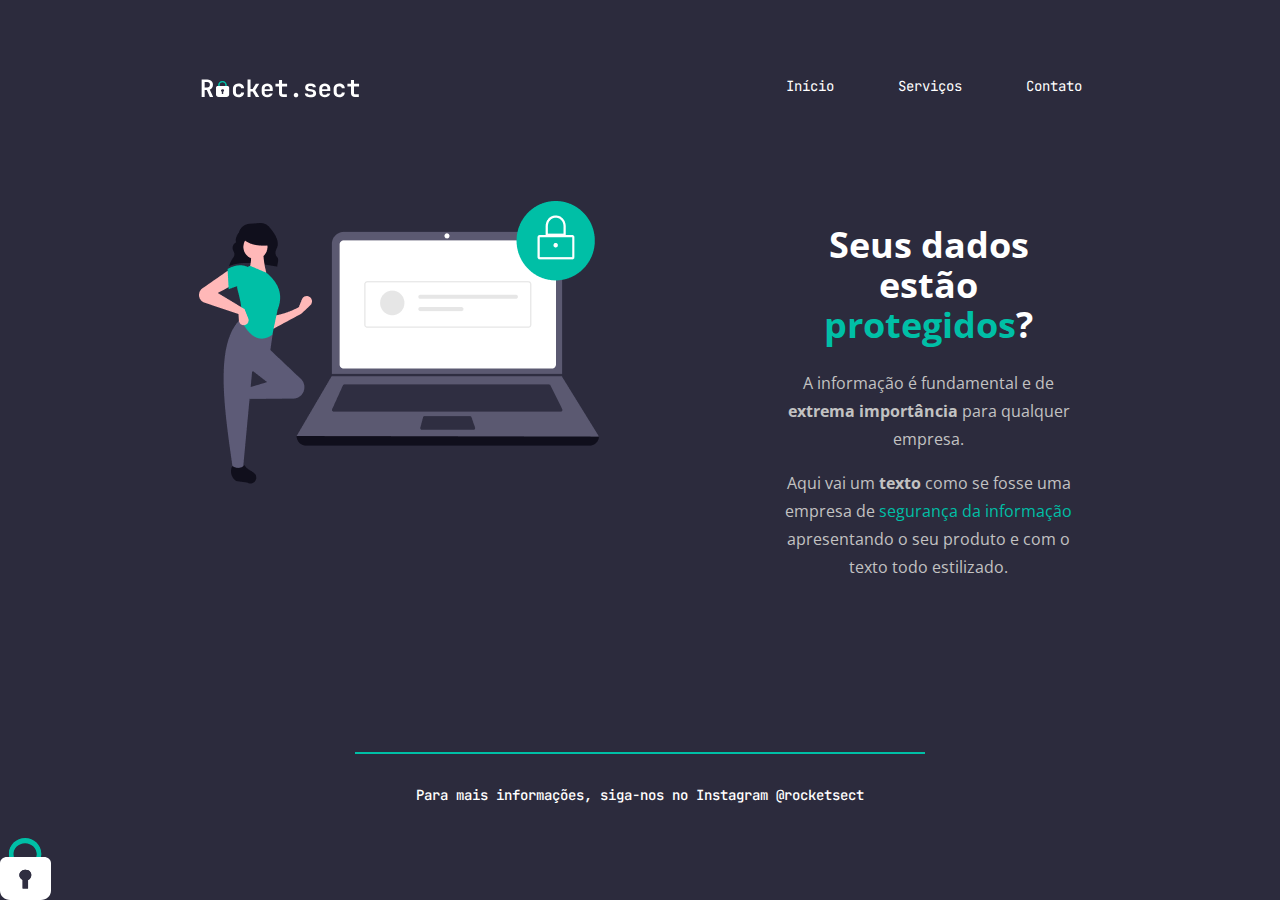
<file: Recriando Layout/index.html>
<!DOCTYPE html>
<html lang="pt-br">
<head>
    <meta charset="UTF-8">
    <meta http-equiv="X-UA-Compatible" content="IE=edge">
    <meta name="viewport" content="width=device-width, initial-scale=1.0">

    <link rel="preconnect" href="https://fonts.googleapis.com">
    <link rel="preconnect" href="https://fonts.gstatic.com" crossorigin>
    <link href="https://fonts.googleapis.com/css2?family=JetBrains+Mono:wght@500;700&family=Open+Sans&display=swap" rel="stylesheet">

    <link rel="stylesheet" href="style.css">

    <title>Rocket.sect</title>
</head>
<body>
    <header>
        <nav>
            <img id="logo" src="images/logo.svg" alt="Logotipo da RocketSect">
            <ul>
                <li><a href="#">Início</a></li>
                <li><a href="#">Serviços</a></li>
                <li><a href="#">Contato</a></li>
            </ul>
        </nav>
    </header>

    <main>
        <img id="img1" src="images/img1.png" alt="Pessoa ao lado de um notebook fora de escala com o símbolo de cadeado no canto superior esquerdo da imagem.">
        <section class="Text">
            <h1>Seus dados estão <span2>protegidos</span2>?</h1>
            <p>A informação é fundamental e de <span>extrema importância</span> para qualquer empresa.</p>
            <p>Aqui vai um <span>texto</span> como se fosse uma empresa de <span2>segurança da informação</span2> apresentando o seu produto e com o texto todo estilizado.</p>
        </section>
        
    </main>

    <footer>
        <div id="line"></div>
        <p>Para mais informações, siga-nos no Instagram <a href="#" target="_blank"> @rocketsect</a></p>
    </footer>
    <img id="padlock" src="images/padlock.svg" alt="Desenho decorativo de um cadeado no canto esquerdo inferior da tela">
</body>
</html>
</file>
<file: Recriando Layout/style.css>
/* Fontes
font-family: 'JetBrains Mono', monospace;
font-family: 'Open Sans', sans-serif;
*/

body {
    background-color: #2C2B3D;
}

header {
    max-width: 85vw;
    margin: 71px 15% 100px;
}

header a {
    text-decoration: none;
    color: #fff;
}

nav {
    height: 30px;
    display: flex;
    justify-content: space-between;
    align-items: center;
    }

ul {
    list-style: none;
    gap: 64px;
    display: flex;
    flex-direction: row;
    font-family: 'JetBrains Mono', monospace;
    font-size: 14px;
    line-height: 28px;
    font-weight: 500px;   
}

main {
    max-width: 85vw;
    display: flex;
    margin: 0px 15% 155px;
    gap: 20%;
    text-align: center;
}

#img1 {
    width: 401px;
    height: 283px;
}

section {
    width: 45vw;
}

h1 {
    font-family: 'Open Sans', sans-serif;
    color: #fff;
    font-family: 'JetBrains Mono' monospace;
    font-weight: 700;
    font-size: 36px;
    line-height: 40px;
}

h1 span2 {
    color: #00BFA6;
}


section p {
    font-family: 'Open Sans', sans-serif;
    color: #C2C2C2;
    font-family: 'JetBrains Mono' monospace;
    font-weight: 400;
    font-size: 16px;
    line-height: 28px;
}

section span2 {
    color: #00BFA6;
}


p span {
    font-weight: 700;
}

footer p {
    font-family: 'jetbrains mono', monospace;
    font-size: 14px;
    line-height: 28px;
    font-weight: 500;
    color:#fff;
    
}

footer a {
    text-decoration: none;
    font-family: 'jetbrains mono', monospace;
    font-size: 14px;
    line-height: 28px;
    font-weight: 500;
    color:#fff;
}

footer {
    text-align: center;
}


#line {
    width: 568px;
    height: 0px;
    border: 1px solid #00BFA6;
    margin: 0 auto 27px;   
}

#padlock {
    position:fixed;
    left: 0px;
    bottom: 0px;
}
</file>
